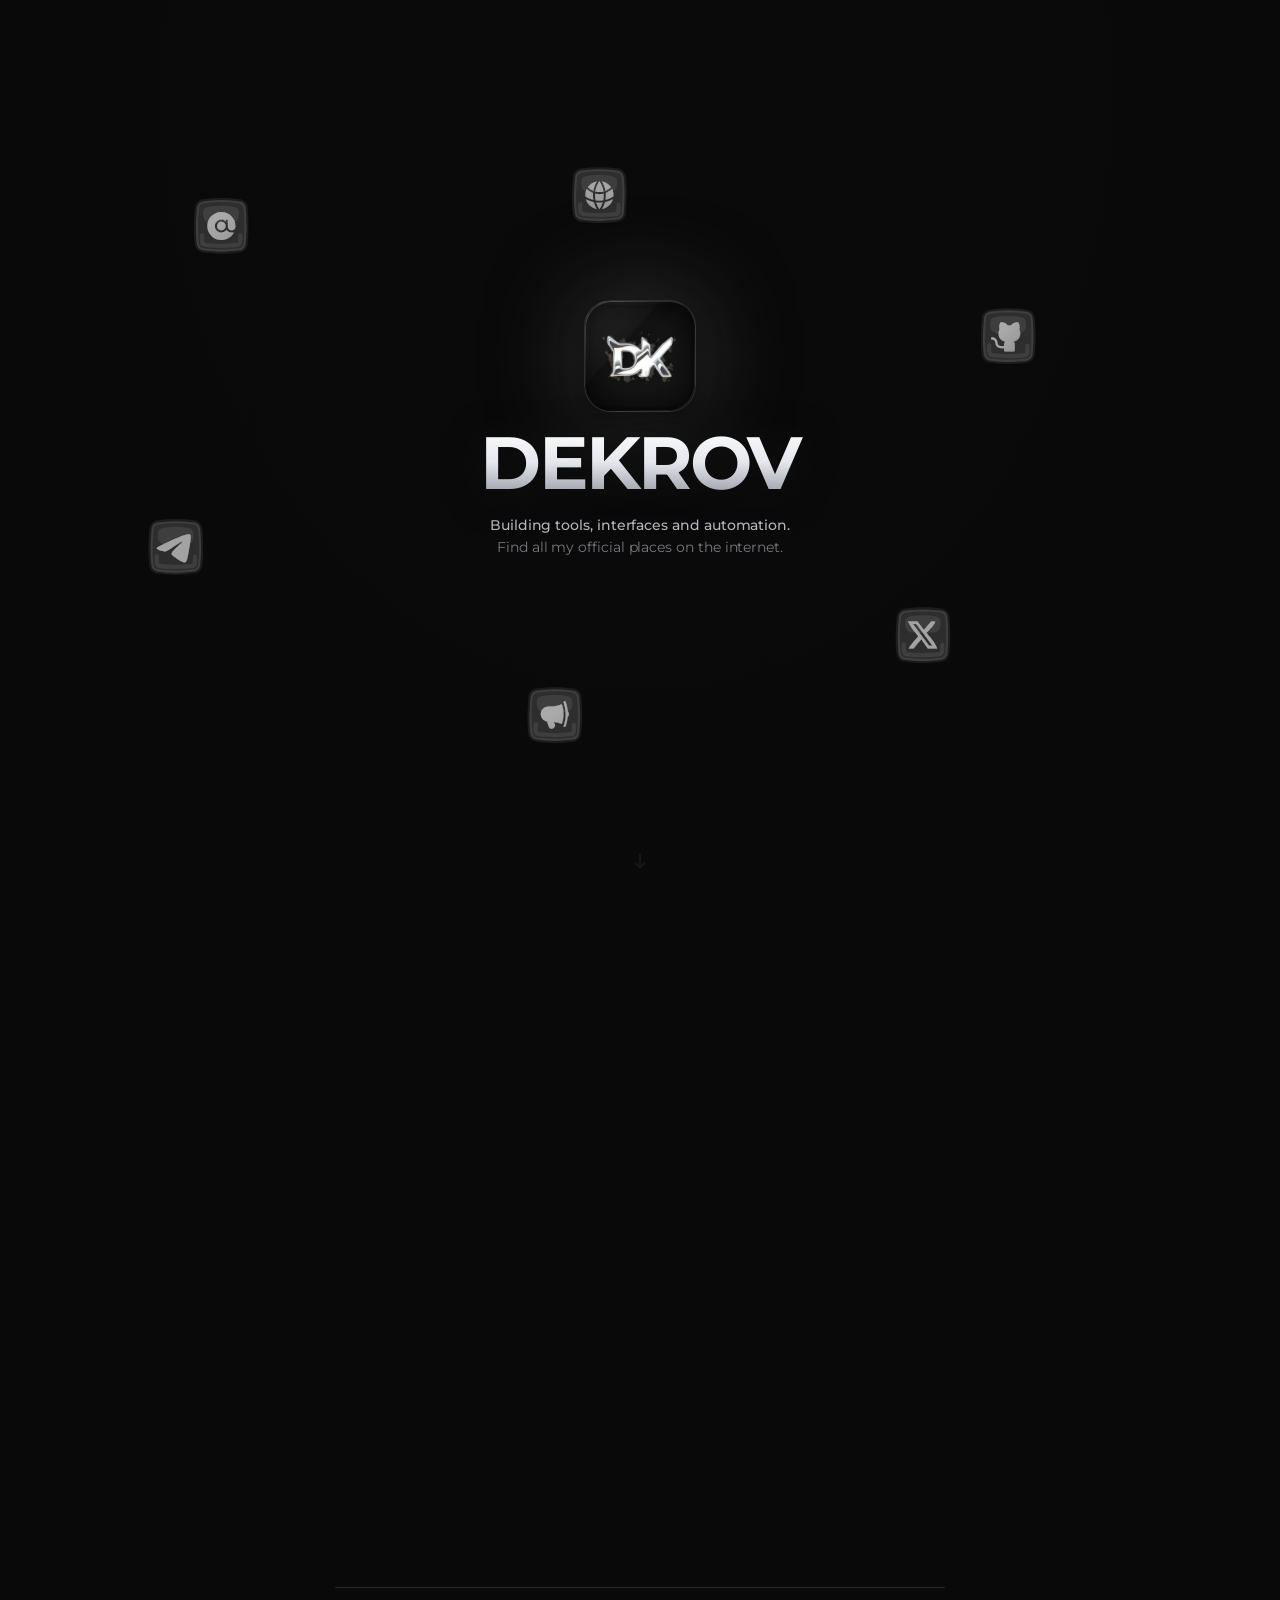
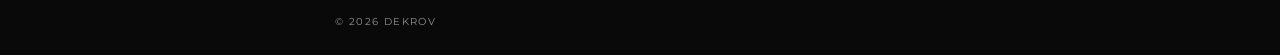
<file: index.html>
<!doctype html>
<html lang="en">
<head>
  <meta charset="utf-8">
  <meta name="viewport" content="width=device-width, initial-scale=1">
  <meta name="theme-color" content="#090909">
  <meta name="color-scheme" content="dark">
  <meta name="description" content="All official Dekrov links in one place. Portfolio, GitHub, X, Telegram and contact.">
  <meta property="og:type" content="website">
  <meta property="og:title" content="Dekrov — Links">
  <meta property="og:description" content="One place for everything Dekrov.">
  <meta property="og:image" content="https://dekrov.com/assets/favicon-dk.png">
  <meta name="referrer" content="strict-origin-when-cross-origin">
  <title>Dekrov — Links</title>
  <link rel="icon" type="image/png" href="./assets/favicon.png?v=1">
  <link rel="stylesheet" href="./style.css?v=46">
  <script src="./orbit.js?v=50" defer></script>
</head>
<body>
  <a class="skip-link" href="#links">Skip to links</a>
  <main>
    <section class="intro" aria-labelledby="page-title">
      <div class="orbit-stage" id="orbit-stage">
        <div class="identity">
          <div class="avatar-wrap">
            <div class="avatar">
              <img class="avatar-img" src="./assets/dekrov.webp" width="112" height="112" alt="Dekrov Avatar">
              <span class="avatar-spotlight" aria-hidden="true"></span>
              <span class="avatar-ray avatar-ray-a" aria-hidden="true"></span>
            </div>
          </div>
          <svg width="0" height="0" aria-hidden="true" style="position:absolute;pointer-events:none;">
            <filter id="dk-wave-filter" x="-15%" y="-15%" width="130%" height="130%">
              <feTurbulence id="dk-wave-turb" type="fractalNoise" baseFrequency="0.022 0.04" numOctaves="1" seed="3" result="noise"/>
              <feDisplacementMap id="dk-wave-disp" in="SourceGraphic" in2="noise" scale="0" xChannelSelector="R" yChannelSelector="G"/>
            </filter>
          </svg>
          <h1 id="page-title">DEKROV</h1>
          <p class="intro-description">Building tools, interfaces and automation.<br>Find all my official places on the internet.</p>
        </div>
        <nav id="orbit-links" class="orbit-links" aria-label="Orbit links" hidden></nav>
      </div>
      <a class="scroll-cue" href="#links" aria-label="Scroll to links">
        <svg class="scroll-cue-svg" width="22" height="22" viewBox="0 0 24 24" aria-hidden="true">
          <defs>
            <linearGradient id="scroll-cue-metal" x1="0%" y1="0%" x2="100%" y2="100%">
              <stop offset="0%" stop-color="#b7bdc8"/>
              <stop offset="28%" stop-color="#ffffff"/>
              <stop offset="52%" stop-color="#8d93a1"/>
              <stop offset="76%" stop-color="#f2f5fa"/>
              <stop offset="100%" stop-color="#aeb5c2"/>
            </linearGradient>
          </defs>
          <g class="scroll-cue-base" fill="none" stroke="#343434" stroke-width="2" stroke-linecap="round" stroke-linejoin="round">
            <path d="M12 4V18M7 13L12 18L17 13"/>
          </g>
          <g class="scroll-cue-lit" fill="none" stroke="url(#scroll-cue-metal)" stroke-width="2" stroke-linecap="round" stroke-linejoin="round">
            <path d="M12 4V18M7 13L12 18L17 13"/>
          </g>
        </svg>
      </a>
    </section>

    <div class="shell">
      <section class="directory" id="links" aria-label="Official links">
        <h2 class="directory-heading">LINK3 DEKROV</h2>

        <!-- Add or reorder links below. Each card is a plain HTML anchor. -->
        <a class="link-card" href="https://dekrov.com/" target="_blank" rel="noopener noreferrer" aria-label="Visit Dekrov portfolio">
          <span class="link-icon" aria-hidden="true">
            <img class="icon-default" src="./assets/icons/website.svg?v=2" width="40" height="40" alt="" draggable="false">
            <img class="icon-hover" src="./assets/icons/website-hover.svg?v=3" width="40" height="40" alt="" draggable="false">
          </span>
          <span class="link-copy"><strong>Website</strong><small>Portfolio &amp; everything I build</small></span>
          <span class="link-action" aria-hidden="true"><img src="./assets/icons/arrow.svg" width="24" height="24" alt=""></span>
        </a>

        <a class="link-card" href="https://github.com/DekrovDev" target="_blank" rel="noopener noreferrer" aria-label="Visit Dekrov GitHub profile">
          <span class="link-icon" aria-hidden="true">
            <img class="icon-default" src="./assets/icons/github.svg?v=2" width="40" height="40" alt="" draggable="false">
            <img class="icon-hover" src="./assets/icons/github-hover.svg?v=2" width="40" height="40" alt="" draggable="false">
          </span>
          <span class="link-copy"><strong>GitHub</strong><small>Code, repositories &amp; experiments</small></span>
          <span class="link-action" aria-hidden="true"><img src="./assets/icons/arrow.svg" width="24" height="24" alt=""></span>
        </a>

        <a class="link-card" href="https://x.com/Dekrov_Dev" target="_blank" rel="noopener noreferrer" aria-label="Visit Dekrov on X">
          <span class="link-icon" aria-hidden="true">
            <img class="icon-default" src="./assets/icons/x.svg?v=3" width="40" height="40" alt="" draggable="false">
            <img class="icon-hover" src="./assets/icons/x-hover.svg?v=2" width="40" height="40" alt="" draggable="false">
          </span>
          <span class="link-copy"><strong>X / Twitter</strong><small>Thoughts, updates &amp; tech</small></span>
          <span class="link-action" aria-hidden="true"><img src="./assets/icons/arrow.svg" width="24" height="24" alt=""></span>
        </a>

        <a class="link-card" href="https://t.me/Dekrov_channel_en" target="_blank" rel="noopener noreferrer" aria-label="Open Dekrov Telegram channel">
          <span class="link-icon" aria-hidden="true">
            <img class="icon-default" src="./assets/icons/contact.svg?v=2" width="40" height="40" alt="" draggable="false">
            <img class="icon-hover" src="./assets/icons/contact-hover.svg?v=2" width="40" height="40" alt="" draggable="false">
          </span>
          <span class="link-copy"><strong>Telegram Channel</strong><small>News, discoveries &amp; updates</small></span>
          <span class="link-action" aria-hidden="true"><img src="./assets/icons/arrow.svg" width="24" height="24" alt=""></span>
        </a>

        <a class="link-card" href="https://t.me/Dekrov_dev" target="_blank" rel="noopener noreferrer" aria-label="Contact Dekrov on Telegram">
          <span class="link-icon" aria-hidden="true">
            <img class="icon-default" src="./assets/icons/telegram.svg?v=3" width="40" height="40" alt="" draggable="false">
            <img class="icon-hover" src="./assets/icons/telegram-hover.svg?v=2" width="40" height="40" alt="" draggable="false">
          </span>
          <span class="link-copy"><strong>Telegram / Contact</strong><small>Message me directly</small></span>
          <span class="link-action" aria-hidden="true"><img src="./assets/icons/arrow.svg" width="24" height="24" alt=""></span>
        </a>

        <a class="link-card" href="mailto:contact@dekrov.com" aria-label="Email Dekrov">
          <span class="link-icon" aria-hidden="true">
            <img class="icon-default" src="./assets/icons/email.svg?v=2" width="40" height="40" alt="" draggable="false">
            <img class="icon-hover" src="./assets/icons/email-hover.svg?v=3" width="40" height="40" alt="" draggable="false">
          </span>
          <span class="link-copy"><strong>Email</strong><small>contact@dekrov.com</small></span>
          <span class="link-action" aria-hidden="true"><img src="./assets/icons/arrow.svg" width="24" height="24" alt=""></span>
        </a>

      </section>
      <footer class="footer">
      <span>© 2026 DEKROV</span>
      </footer>
    </div>
  </main>
</body>
</html>
</file>
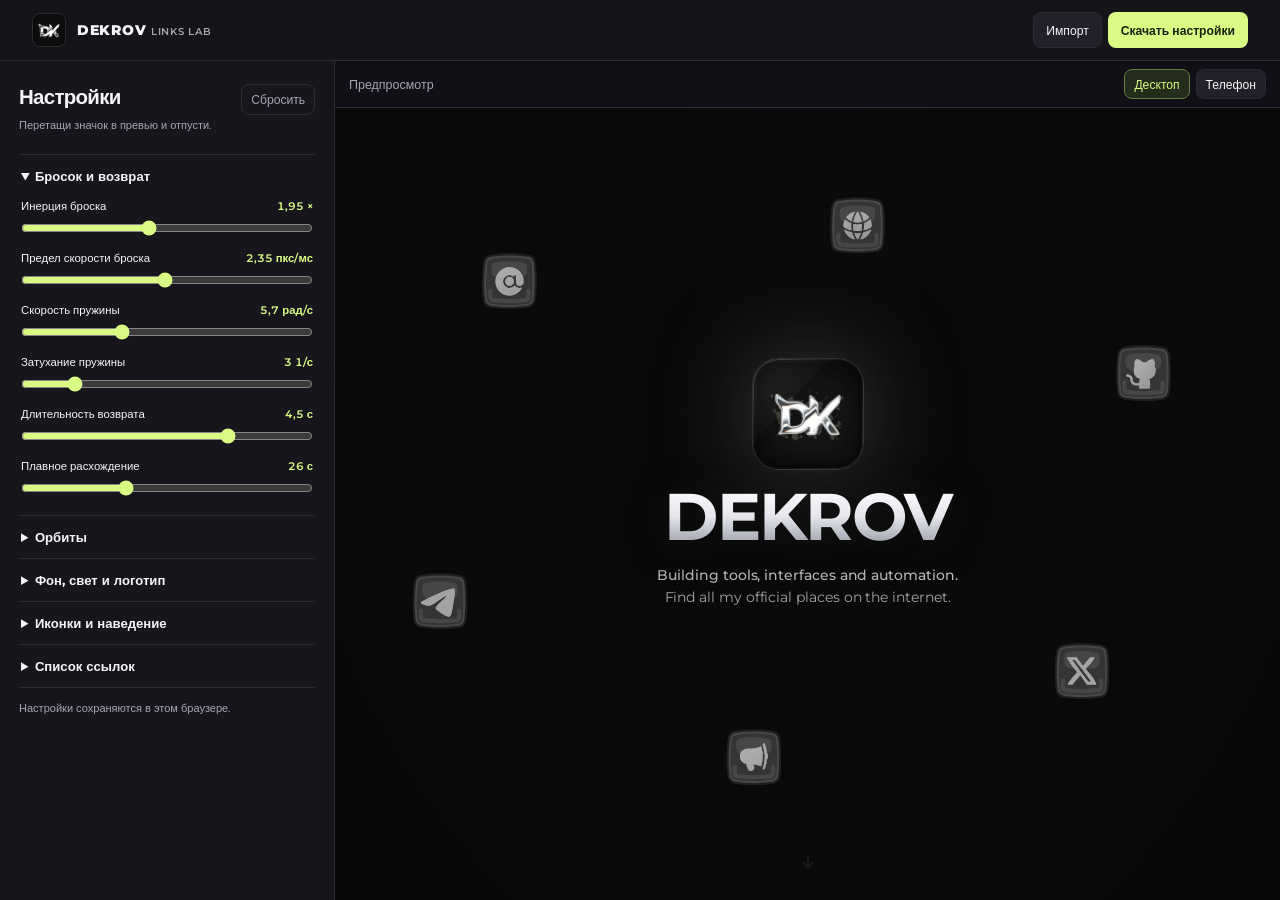
<file: lab/index.html>
<!doctype html>
<html lang="ru">
<head>
  <meta charset="utf-8">
  <meta name="viewport" content="width=device-width, initial-scale=1">
  <meta name="theme-color" content="#101014">
  <meta name="robots" content="noindex">
  <title>Dekrov Links Lab</title>
  <link rel="icon" href="../assets/dekrov.webp">
  <link rel="stylesheet" href="lab.css">
  <script src="lab.js" defer></script>
</head>
<body>
  <header class="top">
    <a class="brand" href="../"><img src="../assets/dekrov.webp" width="34" height="34" alt=""><span>DEKROV <small>LINKS LAB</small></span></a>
    <div class="actions">
      <button id="import" type="button">Импорт</button>
      <input id="file" type="file" accept=".json,application/json" hidden>
      <button class="primary" id="export" type="button">Скачать настройки</button>
    </div>
  </header>
  <main class="workspace">
    <aside class="settings" aria-labelledby="settings-title">
      <div class="sidebar-heading">
        <div><h1 id="settings-title">Настройки</h1><p>Перетащи значок в превью и отпусти.</p></div>
        <button id="reset" class="quiet" type="button">Сбросить</button>
      </div>
      <form id="controls"></form>
      <p class="status" id="status" role="status">Настройки сохраняются в этом браузере.</p>
    </aside>
    <section class="stage" aria-label="Предпросмотр сайта">
      <header class="stage-toolbar">
        <span>Предпросмотр</span>
        <div class="devices" aria-label="Размер экрана">
          <button type="button" data-device="desktop" aria-pressed="true">Десктоп</button>
          <button type="button" data-device="mobile" aria-pressed="false">Телефон</button>
        </div>
      </header>
      <div id="screen" class="screen">
        <p id="preview-status" class="preview-status" role="status">Загружаю сайт…</p>
        <iframe id="preview" title="Живой предпросмотр Dekrov Links" hidden></iframe>
      </div>
    </section>
  </main>
</body>
</html>
</file>
<file: style.css>
@font-face {
  font-family:Montserrat;
  src:url("./assets/fonts/montserrat-latin.woff2") format("woff2");
  font-weight:100 900;
  font-style:normal;
  font-display:swap;
}

:root {
  color-scheme: dark;
  --type-display: Gotham, Montserrat, "Segoe UI", Arial, sans-serif;
  --bg: var(--lab-background, #090909);
  --fg: var(--lab-text, #f0f0ef);
  --muted: var(--lab-muted, #858585);
  --hairline: rgba(255, 255, 255, .12);
  --ease: cubic-bezier(.22, 1, .36, 1);

  /* Lighting & visual tuning variables */
  --ambient-color: #6574ff;
  --ambient-alpha: 1%;
  --ambient-radius: 100%;
  --ambient-y: 10%;
  --ambient-light: radial-gradient(
    ellipse at 50% var(--ambient-y, 10%),
    color-mix(in srgb, var(--ambient-color, #6574ff) var(--ambient-alpha, 1%), transparent),
    transparent var(--ambient-radius, 100%)
  );
  --logo-scale: var(--lab-logo-scale, 1);
  --logo-radius: var(--lab-logo-radius, 24%);
  --logo-glow: var(--lab-logo-glow, 90px);
  --logo-glow-color: var(--lab-glow-color, #3b3b3b);
  --title-scale: var(--lab-title-scale, 1);
  --hero-height: var(--lab-hero-height, 1);
  --icon-scale: var(--lab-icon-scale, 1);
  --brightness: var(--lab-brightness, 1.7);
  --saturation: var(--lab-saturation, 0.85);
  --glow-color: var(--lab-glow-color, #414141);
  --icon-glow: var(--lab-icon-glow, 0px);
  --hover-glow: var(--lab-hover-glow, 35px);
  --hover-glow-alpha: var(--lab-hover-glow-alpha, 100%);
  --hover-glow-color: color-mix(in srgb, var(--glow-color, #414141) var(--hover-glow-alpha, 100%), transparent);
  --hover-scale: var(--lab-hover-scale, 1);
  --directory-width: var(--lab-directory-width, 650px);
  --card-height: var(--lab-card-height, 81px);
  --card-gap: var(--lab-card-gap, 9px);
  --card-radius: var(--lab-card-radius, 12px);
  --card-background: var(--lab-card-background, linear-gradient(110deg,rgba(255,255,255,.048),rgba(255,255,255,.025)));
  --card-border: var(--lab-card-border, rgba(255, 255, 255, 0));
}

*,*::before,*::after { box-sizing:border-box; }
html { scroll-behavior:smooth; }
body {
  margin:0;
  min-height:100svh;
  background:var(--bg);
  color:var(--fg);
  font-family:Montserrat,"Segoe UI",Arial,sans-serif;
  -webkit-font-smoothing:antialiased;
  text-rendering:optimizeLegibility;
}
a { color:inherit; text-decoration:none; }
::selection { color:#050505; background:#f0f0ef; }
:focus-visible { outline:2px solid #f2f2f2; outline-offset:5px; }
.skip-link {
  position:absolute; left:1rem; top:-6rem; z-index:10;
  background:#fff; color:#000; padding:.6rem 1rem; border-radius:4px;
}
.skip-link:focus { top:1rem; }

.shell { width:min(100%, var(--directory-width, 650px)); padding:0 20px; margin:0 auto; }
.intro {
  position:relative; display:grid; place-items:center;
  min-height:max(calc(var(--hero-height, 1) * 100svh), 510px); padding:25px 12px 66px;
  background:var(--ambient-light, radial-gradient(ellipse at 50% 43%, transparent, transparent 58%));
}
.orbit-stage {
  position:relative; display:grid; place-items:center; isolation:isolate;
  width:min(100%, 1160px); height:clamp(460px, 84svh, 740px);
}
.identity { text-align:center; }
.avatar-wrap {
  position:relative;
  perspective:640px;
  width:calc(clamp(83px, 12vw, 112px) * var(--logo-scale, 1));
  aspect-ratio:1;
  margin:0 auto 13px;
}
.avatar {
  position:relative; overflow:hidden;
  display:block; width:100%; height:100%;
  border-radius:var(--logo-radius, 24%);
  border:1px solid rgba(255,255,255,.15);
  background:radial-gradient(circle at 30% 22%, rgba(255,255,255,.09), rgba(12,12,14,.95) 68%);
  box-shadow:
    inset 0 1px 1px rgba(255,255,255,.16),
    inset 0 -1px 1px rgba(0,0,0,.75),
    inset 0 0 14px rgba(0,0,0,.45),
    0 8px 24px rgba(0,0,0,.45),
    0 0 var(--logo-glow, 0px) var(--logo-glow-color, #ffffff);
  backdrop-filter:blur(14px) saturate(1.2);
  -webkit-backdrop-filter:blur(14px) saturate(1.2);
  backface-visibility:hidden;
  transform:
    translate3d(var(--pull-x, 0px), var(--pull-y, 0px), 0)
    rotateX(var(--tilt-x, 0deg))
    rotateY(var(--tilt-y, 0deg))
    scale(var(--av-scale, 1));
  transition:transform .55s cubic-bezier(.22, 1, .36, 1), box-shadow .3s ease, border-color .3s ease;
  will-change:transform;
}
.avatar.is-tilting {
  transition:box-shadow .18s ease, border-color .22s ease;
  border-color:rgba(255,255,255,.24);
  box-shadow:
    inset 0 1px 1px rgba(255,255,255,.20),
    inset 0 -1px 1px rgba(0,0,0,.8),
    inset 0 0 18px rgba(0,0,0,.5),
    var(--shadow-x, 0px) var(--shadow-y, 16px) 34px rgba(0,0,0,.62),
    0 0 var(--logo-glow, 0px) var(--logo-glow-color, #ffffff);
}
.avatar-spotlight {
  position:absolute;
  inset:0;
  border-radius:inherit;
  pointer-events:none;
  mix-blend-mode:screen;
  opacity:0;
  z-index:3;
  background:radial-gradient(
    52px circle at var(--spot-x, 50%) var(--spot-y, 50%),
    rgba(255,255,255,.14),
    rgba(205,228,255,.04) 45%,
    transparent 70%
  );
  transition:opacity .22s ease;
}
.avatar.is-tilting .avatar-spotlight {
  opacity:1;
}
.avatar::before {
  content:"";
  position:absolute;
  inset:0;
  border-radius:inherit;
  background:
    radial-gradient(circle at 50% 50%, rgba(255,255,255,.02) 45%, rgba(0,0,0,.38) 100%),
    linear-gradient(
      132deg,
      rgba(255,255,255,.11) 0%,
      rgba(255,255,255,.03) 36%,
      rgba(255,255,255,.008) 36.8%,
      rgba(255,255,255,.025) 100%
    );
  box-shadow:inset 0 0 16px rgba(0,0,0,.52);
  pointer-events:none;
  z-index:2;
}
.avatar::after {
  content:"";
  position:absolute;
  inset:0;
  padding:1px;
  border-radius:inherit;
  background:linear-gradient(
    135deg,
    rgba(255,255,255,.24) 0%,
    rgba(255,255,255,.07) 28%,
    rgba(190,215,255,.03) 65%,
    rgba(255,255,255,.14) 100%
  );
  -webkit-mask:linear-gradient(#000 0 0) content-box, linear-gradient(#000 0 0);
  -webkit-mask-composite:xor;
  mask:linear-gradient(#000 0 0) content-box, linear-gradient(#000 0 0);
  mask-composite:exclude;
  pointer-events:none;
  z-index:4;
}
.avatar-img {
  position:relative; z-index:1;
  display:block; width:100%; height:100%; object-fit:cover;
  pointer-events:none; user-select:none; -webkit-user-drag:none;
  transform:
    translate3d(var(--img-x, 0px), var(--img-y, 0px), 0)
    scale(calc(var(--img-scale, 0.93) * var(--wave-sx, 1)), calc(var(--img-scale, 0.93) * var(--wave-sy, 1)));
  transition:transform .55s cubic-bezier(.22, 1, .36, 1), filter .3s ease;
  will-change:transform, filter;
}
.avatar.is-tilting .avatar-img {
  transition:filter .25s ease;
  filter:brightness(1.06) contrast(1.06);
}
.avatar-ray {
  position:absolute;
  inset:-45%;
  pointer-events:none;
  mix-blend-mode:screen;
  opacity:0;
  z-index:3;
  will-change:transform, opacity;
}
h1 {
  margin:0; padding-inline:.08em;
  font-size:calc(clamp(2.75rem, 6.5vw, 4.625rem) * var(--title-scale, 1));
  font-family:var(--type-display); font-weight:700;
  line-height:1.04; letter-spacing:-.035em;
  color:transparent;
  background-image:
    linear-gradient(110deg, transparent 0%, transparent 42%, rgba(255,255,255,.95) 50%, transparent 58%, transparent 100%),
    linear-gradient(180deg, #ffffff 0%, #e5e7ec 48%, #8b8f9a 100%);
  background-size:240% 100%, 100% 100%;
  background-position:150% 0, 0 0;
  -webkit-background-clip:text;
  background-clip:text;
  filter:drop-shadow(0 4px 18px rgba(0,0,0,.65)) drop-shadow(0 0 calc(16px + var(--title-glow, 0) * 10px) rgba(255,255,255,calc(.05 + var(--title-glow, 0) * .06)));
  transform:translate3d(var(--title-x, 0px), var(--title-y, 0px), 0);
  transition:transform .55s cubic-bezier(.22, 1, .36, 1), filter .35s ease;
  animation:title-chrome-shimmer 7.5s ease-in-out infinite;
}
@keyframes title-chrome-shimmer {
  0%, 72% { background-position:150% 0, 0 0; }
  100% { background-position:-80% 0, 0 0; }
}
.intro-description {
  margin:12px 0 0; color:#79797f; font-size:clamp(0.75rem, 1.8vw, 0.875rem);
  line-height:1.58; letter-spacing:-.005em;
}
.intro-description::first-line {
  color:#b6b6bc;
  font-weight:500;
}
.scroll-cue {
  position:absolute;
  bottom:22px;
  left:50%;
  transform:translateX(-50%);
  display:grid;
  place-items:center;
  width:32px;
  height:32px;
  opacity:.85;
  transition:opacity .25s ease, transform .25s var(--ease);
}
.scroll-cue:hover {
  opacity:1;
  transform:translateX(-50%) translateY(2px);
}
.scroll-cue-svg {
  display:block;
}
.scroll-cue-base {
  opacity:.42;
}
.scroll-cue-lit {
  clip-path:inset(100% 0 0 0);
  opacity:0;
  animation:scroll-cue-pulse 4.7s ease-in-out infinite;
}
@keyframes scroll-cue-pulse {
  0%   { clip-path:inset(100% 0 0 0); opacity:.25; }
  15%  { clip-path:inset(0% 0 0 0); opacity:1; }
  28%  { clip-path:inset(0% 0 0 0); opacity:.55; }
  41%  { clip-path:inset(0% 0 0 0); opacity:.96; }
  54%  { clip-path:inset(0% 0 0 0); opacity:.55; }
  67%  { clip-path:inset(0% 0 0 0); opacity:.95; }
  79%  { clip-path:inset(0% 0 0 0); opacity:1; }
  94%  { clip-path:inset(100% 0 0 0); opacity:.25; }
  100% { clip-path:inset(100% 0 0 0); opacity:0; }
}
.orbit-links { position:absolute; inset:0; pointer-events:none; }
.orbit-link {
  --orbit-icon-size:clamp(54px, 7vw, 66px);
  position:absolute; top:50%; left:50%; display:grid; place-items:center;
  width:calc(var(--orbit-icon-size) * var(--icon-scale, 1) + 6px); aspect-ratio:1; border-radius:50%;
  transform:translate3d(var(--x, 0px), var(--y, 0px), 0) translate(-50%, -50%);
  pointer-events:auto; touch-action:none; user-select:none; -webkit-user-select:none;
  -webkit-user-drag:none;
}
.orbit-link:hover,.orbit-link:focus-visible,.orbit-link.is-dragging {
  z-index:2;
}
.orbit-link .link-icon {
  position:relative;
  width:100%; height:100%; pointer-events:auto; cursor:grab;
  transform:scale(var(--orbit-depth, 1));
}
.orbit-link .link-icon::before {
  content:"";
  position:absolute;
  inset:8px;
  border-radius:26%;
  box-shadow:0 0 var(--hover-glow, 0px) var(--hover-glow-color, var(--glow-color, #414141));
  opacity:0;
  pointer-events:none;
  transition:opacity .2s ease;
  z-index:-1;
}
.orbit-link.is-dragging .link-icon { cursor:grabbing; }
.orbit-link:not(.is-dragging):is(:hover,:focus-visible) .link-icon::before {
  opacity:1;
}
.orbit-link .link-icon img { width:calc(var(--orbit-icon-size) * var(--icon-scale, 1)); height:auto; }
.orbit-preview {
  --preview-start:-7px;
  position:absolute; top:50%; left:calc(100% - 5px);
  width:max-content; max-width:min(198px, 40vw);
  padding:8px 11px; border-radius:10px;
  background:#252525; background:linear-gradient(145deg,#343434ec,#202020f5);
  box-shadow:0 8px 24px #0008;
  opacity:0; pointer-events:none; cursor:default;
  transform:translate(var(--preview-start), -50%) scale(.91);
  transform-origin:left center;
  transition:opacity .19s ease, transform .29s var(--ease);
}
.orbit-link.preview-left .orbit-preview {
  --preview-start:7px;
  left:auto; right:calc(100% - 5px); transform-origin:right center;
}
.orbit-preview .link-copy { gap:3px; }
.orbit-preview .link-copy strong { font-size:12px; line-height:1.25; }
.orbit-preview .link-copy small { font-size:10px; color:#b8b8b8; line-height:1.25; }
.orbit-link:not(.is-dragging):is(:hover,:focus-visible) .orbit-preview {
  opacity:1; pointer-events:auto; transform:translate(0, -50%) scale(1);
}
.directory {
  position:relative;
  margin:0 auto;
  padding:35px 0 62px;
  scroll-margin-top:16px;
}
.directory-heading {
  max-width:364px;
  margin:0 auto 20px;
  padding-bottom:14px;
  border-bottom:1px solid var(--hairline);
  color:#d6d6d6;
  font-family:var(--type-display);
  font-size:12px;
  font-weight:700;
  letter-spacing:.18em;
  text-transform:uppercase;
  text-align:center;
}
.orbit-link.is-bounced .link-icon {
  animation: orbit-bump 0.4s ease-out;
}
@keyframes orbit-bump {
  0% { transform: scale(var(--orbit-depth, 1)); }
  35% { transform: scale(calc(var(--orbit-depth, 1) * 1.07)); }
  100% { transform: scale(var(--orbit-depth, 1)); }
}
.link-card {
  display:flex; align-items:center; gap:20px; position:relative; overflow:hidden;
  min-height:var(--card-height, 81px); padding:12px 17px; margin:var(--card-gap, 9px) 0;
  background:var(--card-background, linear-gradient(110deg,rgba(255,255,255,.048),rgba(255,255,255,.025)));
  border:1px solid var(--card-border, rgba(255,255,255,.10));
  border-radius:var(--card-radius, 12px);
  transition:background .28s var(--ease), border-color .28s var(--ease),
             transform .28s var(--ease), box-shadow .28s var(--ease);
}
.link-card::before {
  content:""; position:absolute; inset:0; opacity:0; pointer-events:none;
  background:linear-gradient(105deg,rgba(255,255,255,.07),transparent 58%);
  transition:opacity .28s var(--ease);
}
.link-card:hover {
  background:rgba(255,255,255,.07);
  border-color:rgba(255,255,255,.31); transform:translateY(-2px);
  box-shadow:0 12px 34px rgba(0,0,0,.2);
}
.link-card:hover::before { opacity:1; }
.link-card:active { transform:translateY(0) scale(.997); }
.link-icon {
  flex:0 0 45px; height:45px;
  display:grid; place-items:center;
}
.link-icon img {
  grid-area:1 / 1; display:block;
  transition:opacity .16s ease, scale .20s ease;
}
.link-card:is(:hover,:focus-visible) .link-icon img,
.orbit-link:not(.is-dragging):is(:hover,:focus-visible) .link-icon img {
  transition:opacity .28s ease, scale .42s cubic-bezier(.2,1.22,.36,1), filter .18s ease;
}
.icon-default { filter:brightness(var(--brightness, 1.65)); }
.icon-hover { opacity:0; scale:.82; filter:grayscale(1); }
.link-card:is(:hover,:focus-visible) .icon-default,
.orbit-link:not(.is-dragging):is(:hover,:focus-visible) .icon-default {
  opacity:0; scale:.89;
}
.link-card:is(:hover,:focus-visible) .icon-hover,
.orbit-link:not(.is-dragging):is(:hover,:focus-visible) .icon-hover {
  opacity:1; scale:var(--hover-scale, 1); filter:saturate(var(--saturation, 1));
}
.link-copy { flex:1; min-width:0; position:relative; display:flex; flex-direction:column; gap:5px; }
.link-copy strong {
  color:#f2f2f2; font-family:var(--type-display); font-size:15px; font-weight:500;
  letter-spacing:-.015em;
}
.link-copy small {
  font-size:12px; font-weight:500; color:#8e8e8e; letter-spacing:.01em;
  white-space:nowrap; overflow:hidden; text-overflow:ellipsis;
}
@property --glint-angle {
  syntax:"<angle>";
  inherits:false;
  initial-value:0deg;
}
.link-action {
  position:relative;
  flex:0 0 35px; height:35px; display:grid; place-items:center;
}
.link-action-svg {
  grid-area:1 / 1;
  display:block;
  overflow:visible;
  transition:transform .35s cubic-bezier(.22, 1, .36, 1);
}
.arrow-base-box,
.arrow-base-tip {
  stroke:#343434;
  opacity:.45;
  transition:opacity .2s ease;
}
.arrow-lit-tip {
  opacity:0;
  transition:opacity .18s ease;
}
.arrow-lit-box {
  stroke-dasharray:100;
  stroke-dashoffset:100;
  opacity:0;
  transition:stroke-dashoffset .34s cubic-bezier(.55, .03, .85, .35), opacity .05s ease;
}
.link-action::after {
  content:"";
  grid-area:1 / 1;
  width:24px; height:24px;
  -webkit-mask:url("./assets/icons/arrow.svg") center / contain no-repeat;
  mask:url("./assets/icons/arrow.svg") center / contain no-repeat;
  background:conic-gradient(
    from var(--glint-angle, 0deg),
    transparent 0deg,
    rgba(255,255,255,.22) 18deg,
    rgba(255,255,255,.75) 42deg,
    rgba(220,235,255,.45) 62deg,
    transparent 95deg,
    transparent 360deg
  );
  mix-blend-mode:screen;
  opacity:0;
  pointer-events:none;
  transition:transform .35s cubic-bezier(.22, 1, .36, 1);
}
.link-card:is(:hover,:focus-visible) .link-action-svg {
  transform:translate(2px, -2px);
}
.link-card:is(:hover,:focus-visible) .arrow-lit-tip {
  opacity:1;
  transition:none;
}
.link-card:is(:hover,:focus-visible) .arrow-lit-box {
  opacity:1;
  stroke-dashoffset:0;
}
.link-card:is(:hover,:focus-visible) .link-action::after {
  transform:translate(2px, -2px);
  animation:arrow-spin-accel .95s linear forwards;
}
@keyframes arrow-spin-accel {
  0%   { opacity:0; --glint-angle:0deg; }
  12%  { opacity:.55; }
  48%  { --glint-angle:360deg; }
  76%  { --glint-angle:720deg; }
  92%  { opacity:.45; --glint-angle:1080deg; }
  100% { opacity:0; --glint-angle:1220deg; }
}
.footer {
  border-top:1px solid var(--hairline); color:#909090; display:flex;
  align-items:center; min-height:68px; font-size:10px; letter-spacing:.14em;
}
@media (max-width:540px) {
  .orbit-link { --orbit-icon-size:clamp(45px, 10vw, 53px); }
  .directory { padding-bottom:45px; }
  .link-card { min-height:74px; gap:13px; padding:11px 13px; }
  .link-icon { height:42px; flex-basis:42px; }
  .link-action { height:31px; flex-basis:31px; }
  .link-copy strong { font-size:14px; }
  .link-copy small { font-size:11px; }
}
@media (prefers-reduced-motion:reduce) {
  html { scroll-behavior:auto; }
  .orbit-link,.orbit-preview,.link-card,.link-icon img,.link-action-svg,.arrow-lit-box { transition:none; }
  .avatar-ray { display:none; }
  h1 { animation:none; background-position:150% 0, 0 0; }
  .link-card:is(:hover,:focus-visible) .link-action::after { animation:none; }
  .scroll-cue-lit { animation:none; clip-path:none; opacity:.85; }
}
</file>
<file: lab/lab.css>
@font-face {
  font-family:Montserrat;
  src:url("../assets/fonts/montserrat-latin.woff2") format("woff2");
  font-weight:100 900;
  font-display:swap;
}
:root {
  color-scheme:dark;
  --bg:#101014;
  --panel:#16161c;
  --line:#2c2c35;
  --muted:#a6a6b2;
  --ink:#f5f4f7;
  --accent:#d9fb84;
  font-family:Montserrat, "Segoe UI", sans-serif;
}
*,*::before,*::after { box-sizing:border-box; }
body { margin:0; min-height:100svh; background:var(--bg); color:var(--ink); }
button,input,select { font:inherit; }
button {
  background:#212129; color:var(--ink); border:1px solid var(--line);
  border-radius:8px; padding:.57rem .75rem; cursor:pointer; font-size:.76rem;
}
button:hover { background:#30303a; }
button:focus-visible, summary:focus-visible, input:focus-visible, select:focus-visible {
  outline:2px solid var(--accent); outline-offset:3px;
}
.top {
  display:flex; justify-content:space-between; align-items:center;
  gap:12px; min-height:61px; padding:10px clamp(14px, 2.5vw, 34px);
  border-bottom:1px solid var(--line); background:#141419;
}
.brand { display:flex; align-items:center; gap:11px; color:var(--ink); text-decoration:none; font-size:.9rem; font-weight:850; letter-spacing:.05em; }
.brand img { border-radius:8px; border:1px solid var(--line); }
.brand small { color:var(--muted); font-weight:600; font-size:.64rem; white-space:nowrap; }
.actions,.devices { display:flex; align-items:center; gap:6px; }
.primary { background:var(--accent); border-color:transparent; color:#19200f; font-weight:750; }
.primary:hover { background:#e6ffa8; }
.workspace {
  display:grid; grid-template-columns:minmax(285px,335px) minmax(0,1fr);
  height:calc(100svh - 61px); min-height:540px;
}
.settings { overflow:auto; padding:23px 19px 14px; background:var(--panel); border-right:1px solid var(--line); }
.sidebar-heading { display:flex; justify-content:space-between; align-items:flex-start; gap:8px; margin-bottom:20px; }
h1 { margin:0 0 8px; font-size:1.28rem; letter-spacing:-.035em; }
.sidebar-heading p,.status { color:var(--muted); margin:0; font-size:.69rem; line-height:1.55; }
.quiet { padding:.43rem .55rem; background:transparent; color:var(--muted); }
details { border-top:1px solid var(--line); }
details:last-child { border-bottom:1px solid var(--line); }
summary { padding:13px 2px; font-size:.82rem; font-weight:700; cursor:pointer; }
.controls { display:grid; gap:13px; padding:2px 2px 17px; }
.control { display:grid; grid-template-columns:minmax(0,1fr) auto; gap:5px 10px; align-items:center; font-size:.71rem; font-weight:520; }
.control output { font-variant-numeric:tabular-nums; color:var(--accent); font-weight:600; }
.control input[type="range"],.control input[type="text"],.control select { grid-column:1/-1; width:100%; }
.control input[type="range"] { margin:0; accent-color:var(--accent); min-height:20px; cursor:pointer; }
.control input[type="checkbox"] { accent-color:var(--accent); width:17px; height:17px; }
.control input[type="color"] { border:1px solid var(--line); background:#212129; border-radius:6px; width:52px; height:29px; cursor:pointer; }
.control input[type="text"],.control select { padding:7px 8px; border:1px solid var(--line); border-radius:6px; background:#212129; color:var(--ink); }
.status { margin-top:12px; min-height:2em; }
.stage { background:#101016; min-height:0; min-width:0; display:flex; flex-direction:column; }
.stage-toolbar {
  min-height:47px; flex-shrink:0; display:flex; align-items:center; justify-content:space-between;
  padding:5px 14px; border-bottom:1px solid var(--line); color:var(--muted); font-size:.78rem;
}
.devices button { padding:.4rem .56rem; }
.devices button[aria-pressed="true"] { color:var(--accent); border-color:#6a7d43; background:#242c1c; }
.screen {
  min-height:0; flex:1; display:grid; justify-items:center;
  background:radial-gradient(circle,#30303a 1px,transparent 1.25px) 0 0/16px 16px, #141419;
}
iframe { width:100%; height:100%; border:none; display:block; background:#090909; }
iframe[hidden],.preview-status[hidden] { display:none; }
.screen.mobile iframe { width:min(100%,390px); border-inline:1px solid var(--line); }
.preview-status { align-self:center; margin:12px; color:var(--muted); font-size:.8rem; text-align:center; }
@media(max-width:720px) {
  .workspace { grid-template-columns:1fr; height:auto; }
  .stage { grid-row:1; height:max(510px,72svh); }
  .settings { border-right:0; border-top:1px solid var(--line); }
}
@media(max-width:370px) {
  .brand small { display:none; }
  .actions button { font-size:.65rem; padding:.48rem .52rem; }
}
</file>
